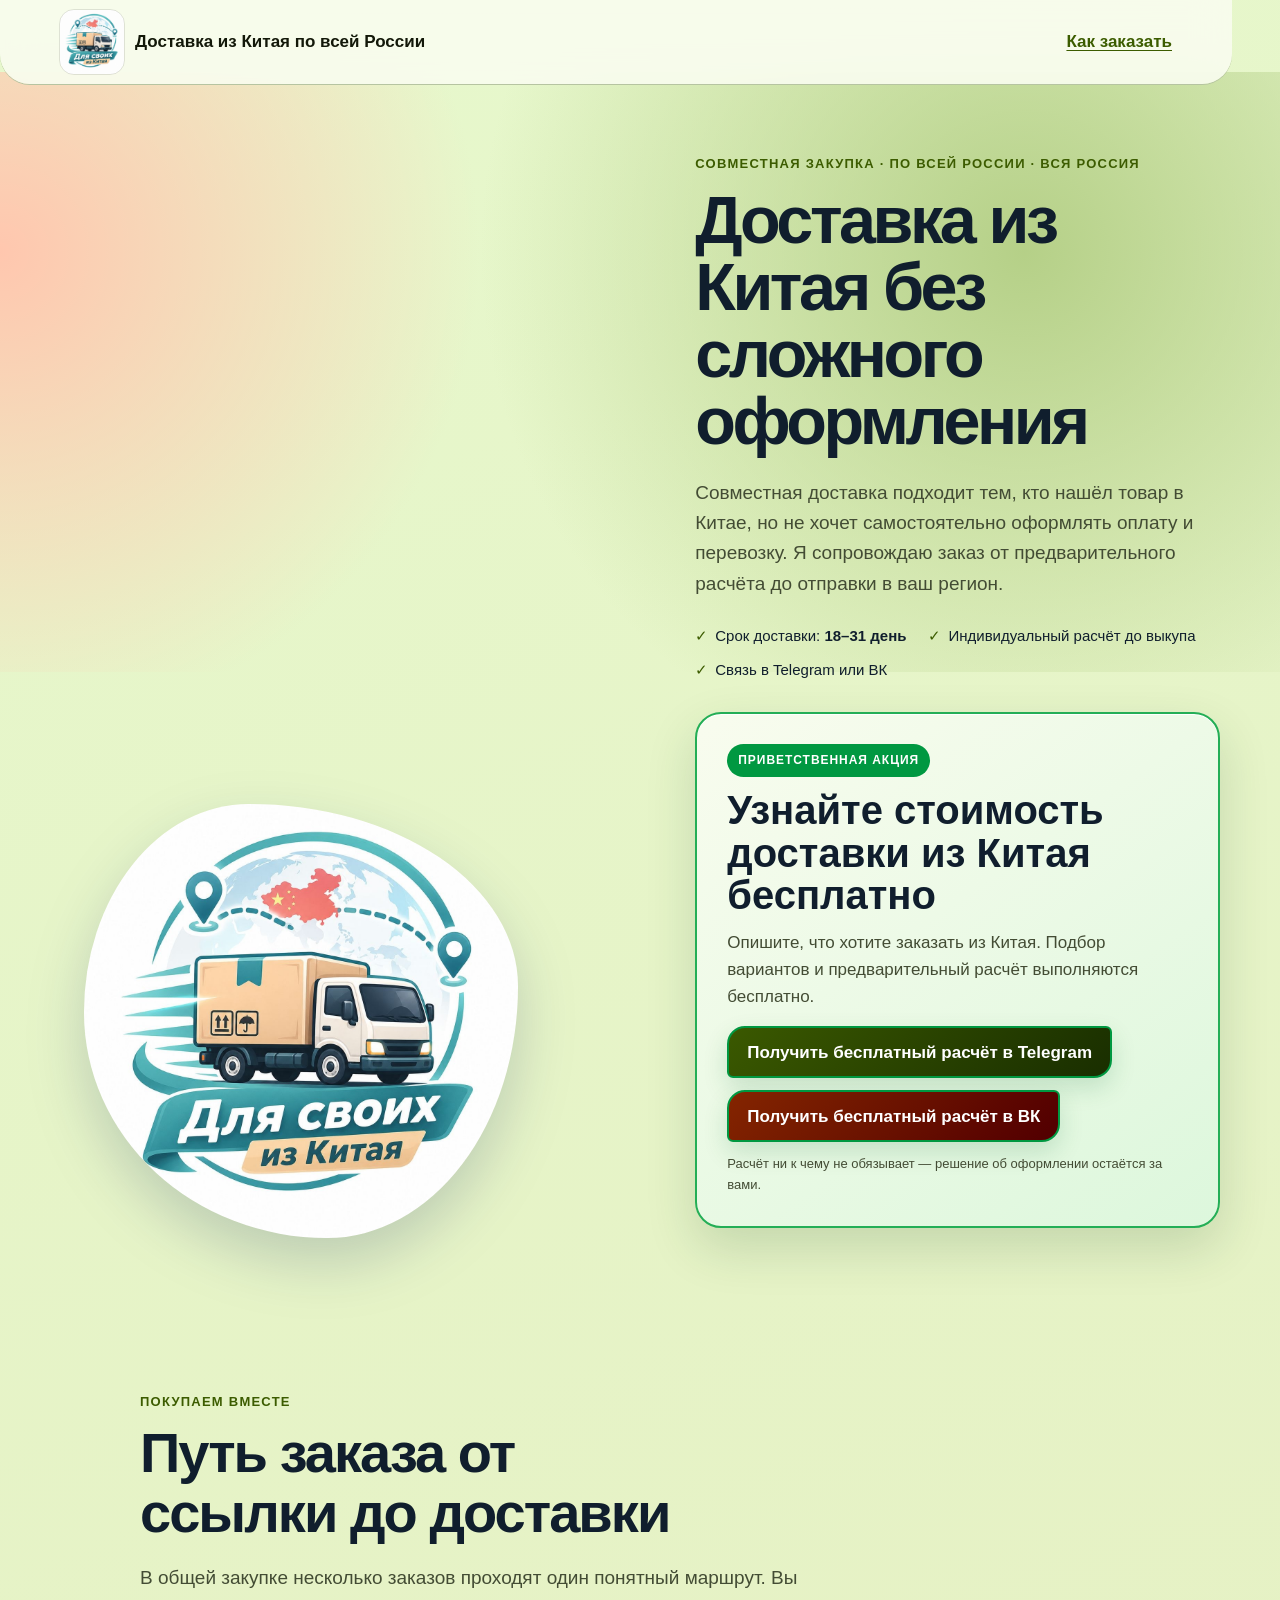
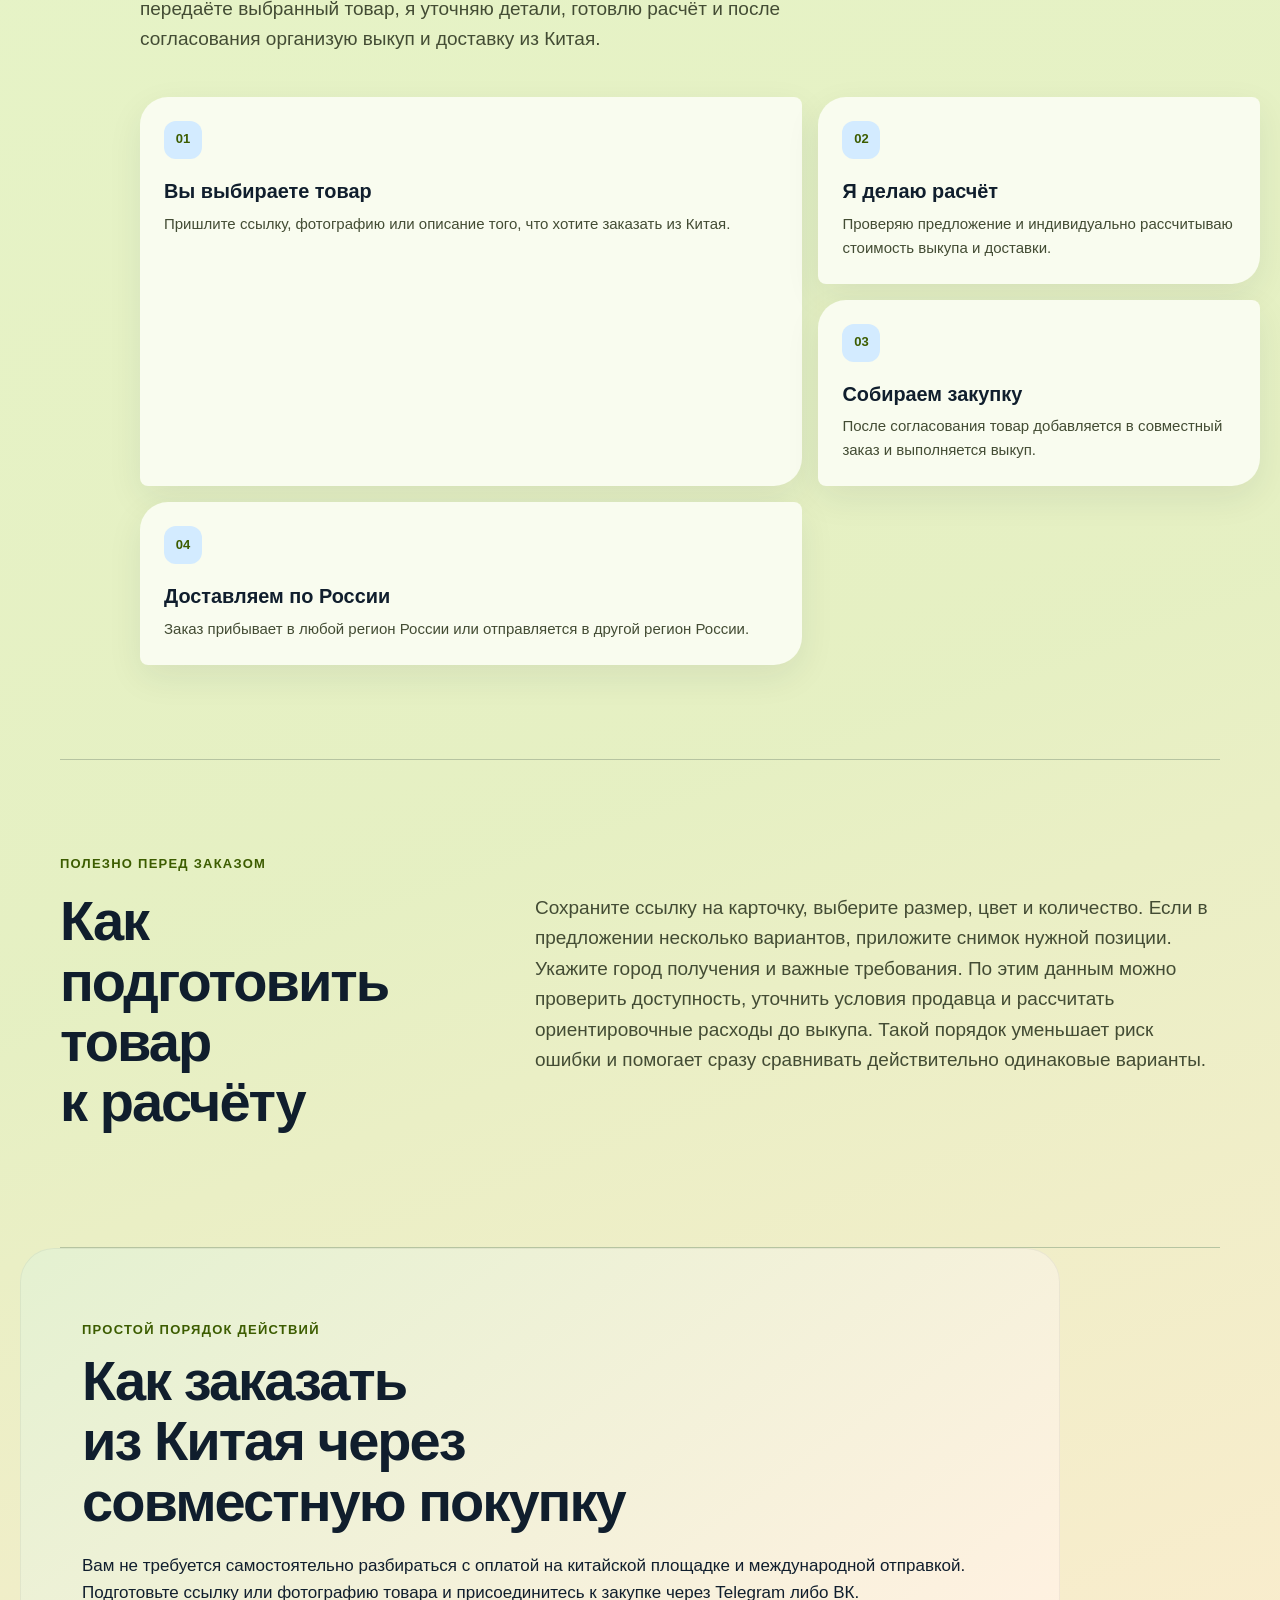
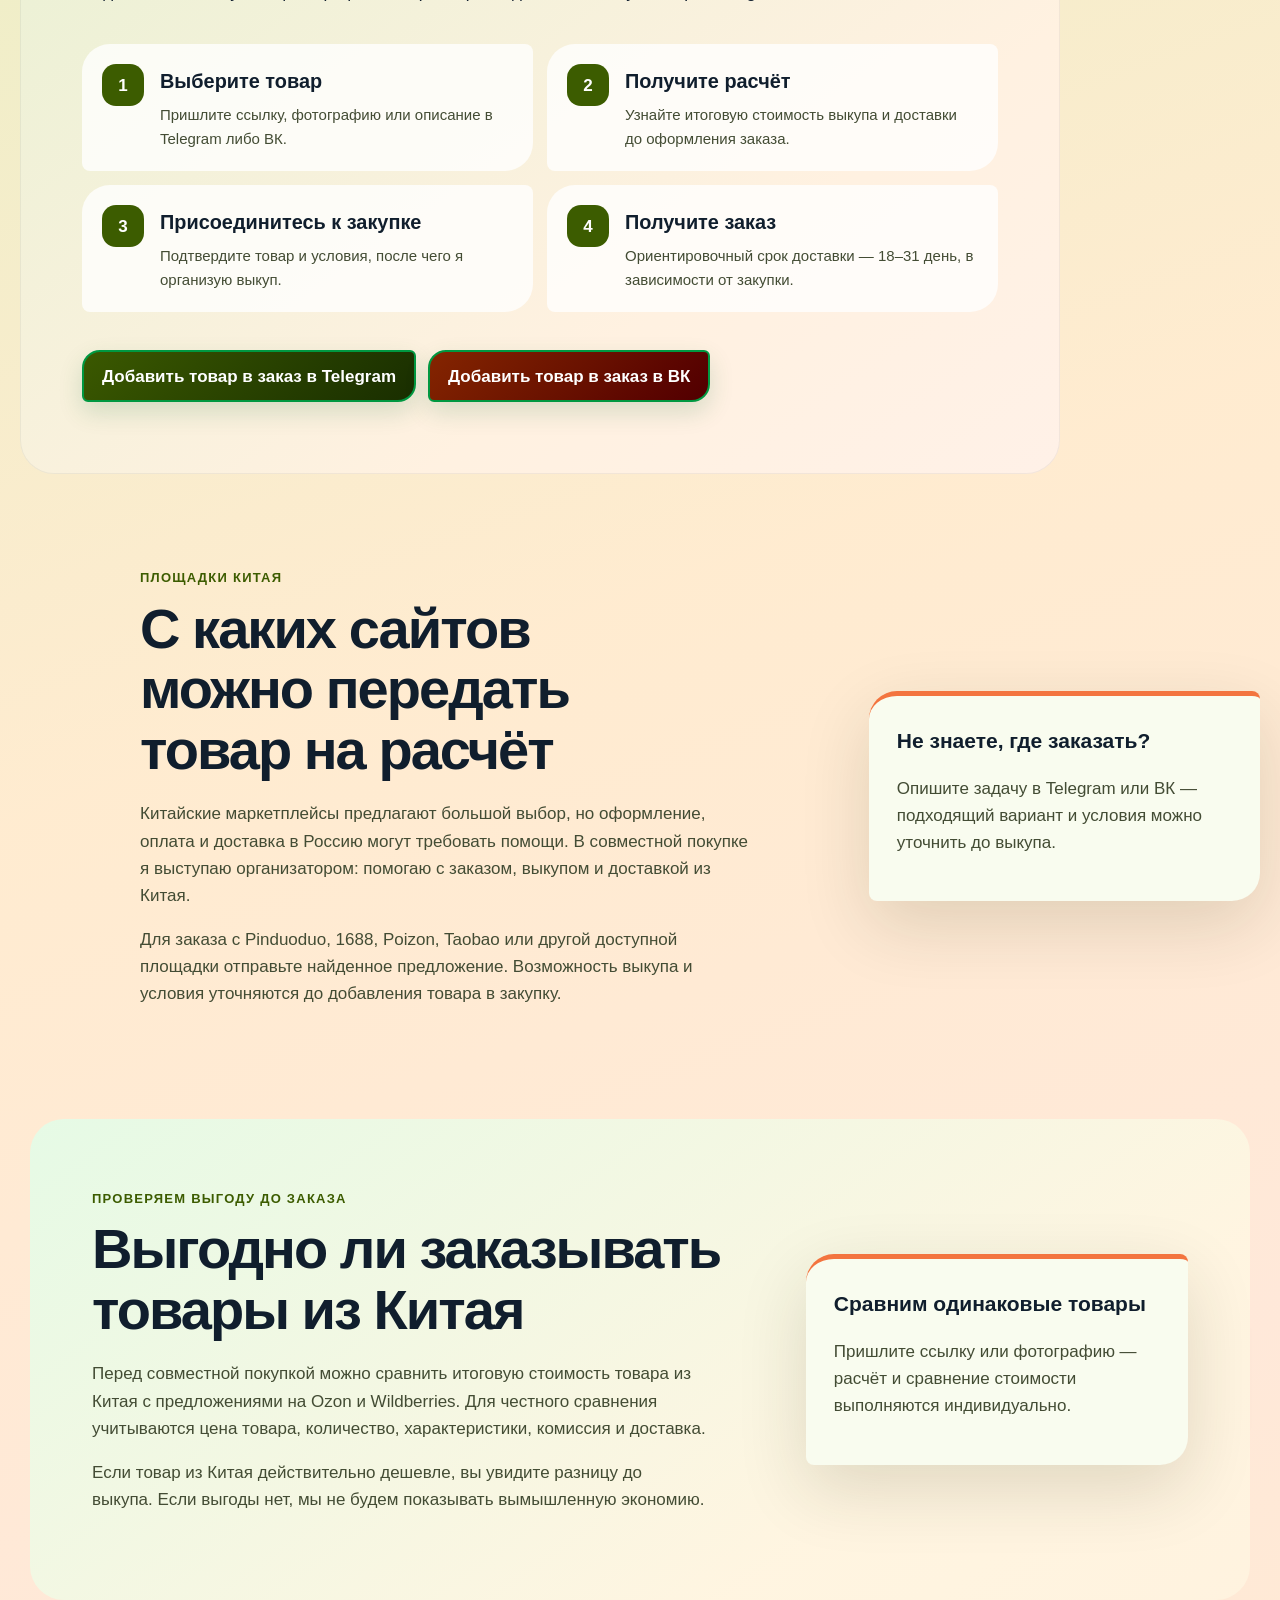
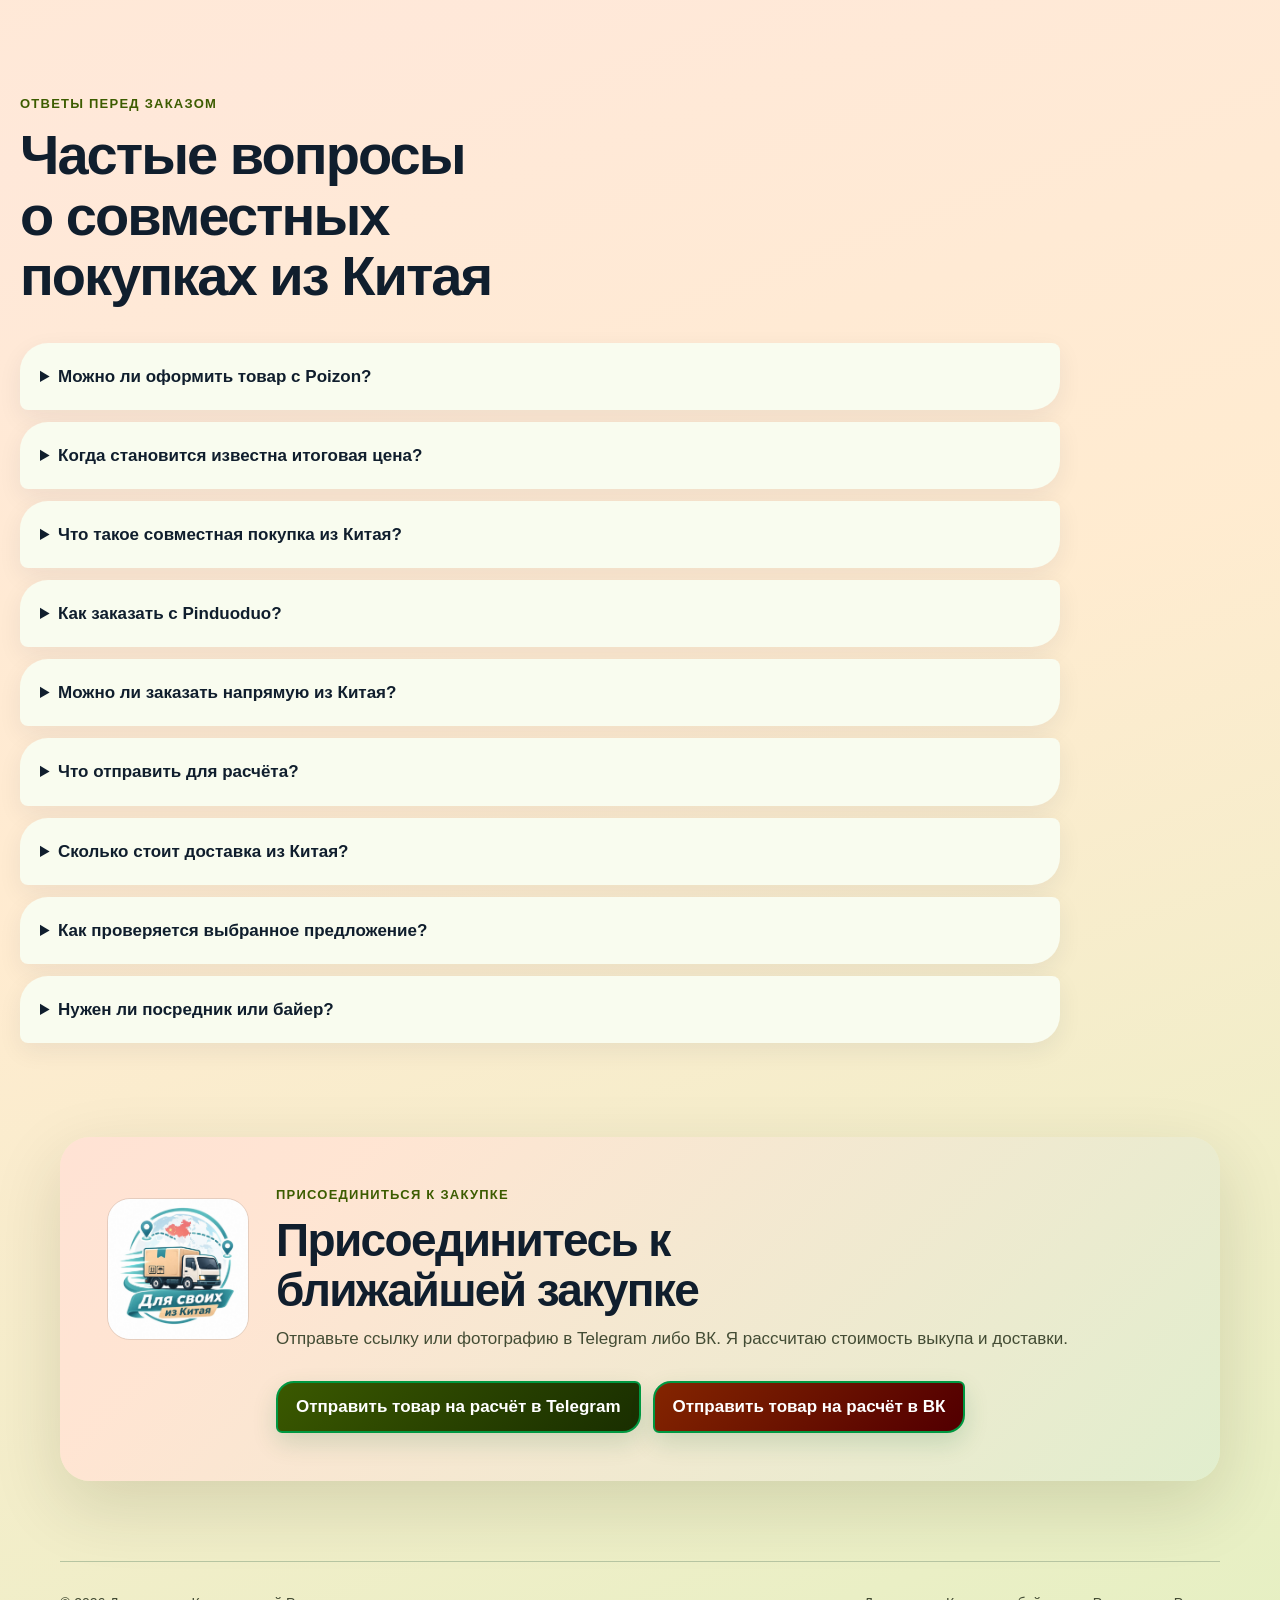
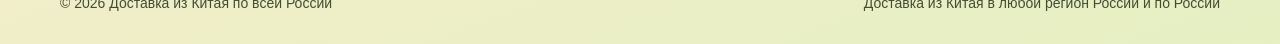
<file: index.html>
<!doctype html>
<html lang="ru">
<head>
  <meta charset="utf-8">
  <meta name="viewport" content="width=device-width, initial-scale=1">
  <title>Доставка из Китая через совместную закупку</title>
  <meta name="description" content="Как заказать товар из Китая с доставкой в любой регион России: пришлите ссылку, получите расчёт и присоединитесь к совместной закупке. Доставка по России.">
  <link rel="canonical" href="https://dostavka-iz-kitaya.vercel.app/">
  <link rel="icon" href="/favicon.ico?v=truck-20260818" type="image/x-icon">
  <meta property="og:type" content="website">
  <meta property="og:title" content="Доставка из Китая для совместных заказов — Доставка из Китая по всей России">
  <meta property="og:description" content="Совместные заказы из Китая: вы выбираете товар — я помогаю с расчётом, выкупом и доставкой в любой регион России и по всей России.">
  <meta property="og:image" content="https://dostavka-iz-kitaya.vercel.app/assets/logo.jpg">
  <meta property="og:url" content="https://dostavka-iz-kitaya.vercel.app/">
  <link rel="stylesheet" href="styles.css?v=5">
  <script type="application/ld+json">{
    "@context":"https://schema.org","@type":"Service","name":"Доставка из Китая",
    "provider":{"@type":"Organization","name":"Доставка из Китая по всей России"},
    "areaServed":["Россия","по всей России"],
    "serviceType":"Совместные покупки, заказ, выкуп и доставка товаров из Китая","url":"https://dostavka-iz-kitaya.vercel.app/"
  }</script>
  <!-- Yandex.Metrika counter -->
  <script type="text/javascript">
    (function(m,e,t,r,i,k,a){
      m[i]=m[i]||function(){(m[i].a=m[i].a||[]).push(arguments)};
      m[i].l=1*new Date();
      for(var j=0;j<document.scripts.length;j++){if(document.scripts[j].src===r)return;}
      k=e.createElement(t),a=e.getElementsByTagName(t)[0],k.async=1,k.src=r;
      k.onerror=function(){if(k.dataset.fallback)return;var f=e.createElement(t);f.async=1;f.dataset.fallback='1';f.src='https://mc.yandex.com/metrika/tag.js?id=111693856';a.parentNode.insertBefore(f,a);};
      a.parentNode.insertBefore(k,a);
    })(window,document,'script','https://mc.yandex.ru/metrika/tag.js?id=111693856','ym');
    ym(111693856,'init',{ssr:true,webvisor:true,clickmap:true,referrer:document.referrer,url:location.href,accurateTrackBounce:true,trackLinks:true});
  </script>
  <!-- /Yandex.Metrika counter -->
</head>
<body data-site-variant="sm117869269" class="profile-1 composition-1 layout-1 visual-palette-10 visual-layout-2 visual-shape-4 visual-pattern-5">
  <!-- Yandex.Metrika noscript -->
  <noscript><div><img src="https://mc.yandex.com/watch/111693856" style="position:absolute;left:-9999px" alt=""></div></noscript>
  <!-- /Yandex.Metrika noscript -->
  <a class="skip-link" href="#content">Перейти к содержанию</a>
  <header class="site-header">
    <a class="brand" href="#top" aria-label="Доставка из Китая по всей России — на главную">
      <img src="assets/logo.jpg" width="64" height="64" alt="Логотип Для своих из Китая">
      <span>Доставка из Китая по всей России</span>
    </a>
    <a class="header-link" href="#how">Как заказать</a>
  </header>

  <main id="content">
    <section class="hero" id="top">
      <div class="hero__copy">
        <p class="eyebrow">Совместная закупка · по всей России · вся Россия</p>
        <h1>Доставка из Китая без сложного оформления</h1>
        <p class="lead">Совместная доставка подходит тем, кто нашёл товар в Китае, но не хочет самостоятельно оформлять оплату и перевозку. Я сопровождаю заказ от предварительного расчёта до отправки в ваш регион.</p>
        <ul class="hero__facts" aria-label="Основные условия">
          <li>Срок доставки: <strong>18–31 день</strong></li>
          <li>Индивидуальный расчёт до выкупа</li>
          <li>Связь в Telegram или ВК</li>
        </ul>
        <aside class="promo" aria-labelledby="promo-title">
          <span class="promo__badge">Приветственная акция</span>
          <h2 id="promo-title">Узнайте стоимость доставки из Китая бесплатно</h2>
          <p>Опишите, что хотите заказать из Китая. Подбор вариантов и предварительный расчёт выполняются бесплатно.</p>
          <div class="cta-row"><a class="cta cta--tg" data-goal="telegram_promo" href="https://t.me/dlyasvoihchina" target="_blank" rel="noopener">Получить бесплатный расчёт в Telegram</a><a class="cta cta--vk" data-goal="vk_promo" href="https://vk.ru/dlyasvoihchina" target="_blank" rel="noopener">Получить бесплатный расчёт в ВК</a></div>
          <small>Расчёт ни к чему не обязывает — решение об оформлении остаётся за вами.</small>
        </aside>
      </div>
      <div class="hero__visual"><img src="assets/logo.jpg?v=truck-logo-20260818" alt="Логотип Для своих из Китая — доставка по всей России"></div>
    </section>

    <section class="section" aria-labelledby="service-title">
      <p class="eyebrow">Покупаем вместе</p>
      <h2 id="service-title">Путь заказа от ссылки до доставки</h2>
      <p class="section__intro">В общей закупке несколько заказов проходят один понятный маршрут. Вы передаёте выбранный товар, я уточняю детали, готовлю расчёт и после согласования организую выкуп и доставку из Китая.</p>
      <div class="feature-grid">
        <article><span>01</span><h3>Вы выбираете товар</h3><p>Пришлите ссылку, фотографию или описание того, что хотите заказать из Китая.</p></article>
        <article><span>02</span><h3>Я делаю расчёт</h3><p>Проверяю предложение и индивидуально рассчитываю стоимость выкупа и доставки.</p></article>
        <article><span>03</span><h3>Собираем закупку</h3><p>После согласования товар добавляется в совместный заказ и выполняется выкуп.</p></article>
        <article><span>04</span><h3>Доставляем по России</h3><p>Заказ прибывает в любой регион России или отправляется в другой регион России.</p></article>
      </div>
    </section>

    <section class="section section--focus" aria-labelledby="focus-title">
      <p class="eyebrow">Полезно перед заказом</p>
      <h2 id="focus-title">Как подготовить товар к расчёту</h2>
      <p class="focus-text">Сохраните ссылку на карточку, выберите размер, цвет и количество. Если в предложении несколько вариантов, приложите снимок нужной позиции. Укажите город получения и важные требования. По этим данным можно проверить доступность, уточнить условия продавца и рассчитать ориентировочные расходы до выкупа. Такой порядок уменьшает риск ошибки и помогает сразу сравнивать действительно одинаковые варианты.</p>
    </section>

    <section class="section section--tint" id="how" aria-labelledby="how-title">
      <div>
        <p class="eyebrow">Простой порядок действий</p>
        <h2 id="how-title">Как заказать из Китая через совместную покупку</h2>
        <p>Вам не требуется самостоятельно разбираться с оплатой на китайской площадке и международной отправкой. Подготовьте ссылку или фотографию товара и присоединитесь к закупке через Telegram либо ВК.</p>
      </div>
      <ol class="steps">
        <li><span>1</span><div><h3>Выберите товар</h3><p>Пришлите ссылку, фотографию или описание в Telegram либо ВК.</p></div></li>
        <li><span>2</span><div><h3>Получите расчёт</h3><p>Узнайте итоговую стоимость выкупа и доставки до оформления заказа.</p></div></li>
        <li><span>3</span><div><h3>Присоединитесь к закупке</h3><p>Подтвердите товар и условия, после чего я организую выкуп.</p></div></li>
        <li><span>4</span><div><h3>Получите заказ</h3><p>Ориентировочный срок доставки — 18–31 день, в зависимости от закупки.</p></div></li>
      </ol>
      <div class="cta-row"><a class="cta cta--tg" data-goal="telegram_how" href="https://t.me/dlyasvoihchina" target="_blank" rel="noopener">Добавить товар в заказ в Telegram</a><a class="cta cta--vk" data-goal="vk_how" href="https://vk.ru/dlyasvoihchina" target="_blank" rel="noopener">Добавить товар в заказ в ВК</a></div>
    </section>

    <section class="section split" aria-labelledby="where-title">
      <div>
        <p class="eyebrow">Площадки Китая</p>
        <h2 id="where-title">С каких сайтов можно передать товар на расчёт</h2>
        <p>Китайские маркетплейсы предлагают большой выбор, но оформление, оплата и доставка в Россию могут требовать помощи. В совместной покупке я выступаю организатором: помогаю с заказом, выкупом и доставкой из Китая.</p>
        <p>Для заказа с Pinduoduo, 1688, Poizon, Taobao или другой доступной площадки отправьте найденное предложение. Возможность выкупа и условия уточняются до добавления товара в закупку.</p>
      </div>
      <aside class="note"><strong>Не знаете, где заказать?</strong><p>Опишите задачу в Telegram или ВК — подходящий вариант и условия можно уточнить до выкупа.</p></aside>
    </section>

    <section class="section split section--comparison" aria-labelledby="comparison-title">
      <div>
        <p class="eyebrow">Проверяем выгоду до заказа</p>
        <h2 id="comparison-title">Выгодно ли заказывать товары из Китая</h2>
        <p>Перед совместной покупкой можно сравнить итоговую стоимость товара из Китая с предложениями на Ozon и Wildberries. Для честного сравнения учитываются цена товара, количество, характеристики, комиссия и доставка.</p>
        <p>Если товар из Китая действительно дешевле, вы увидите разницу до выкупа. Если выгоды нет, мы не будем показывать вымышленную экономию.</p>
      </div>
      <aside class="note"><strong>Сравним одинаковые товары</strong><p>Пришлите ссылку или фотографию — расчёт и сравнение стоимости выполняются индивидуально.</p></aside>
    </section>

    <section class="section" aria-labelledby="faq-title">
      <p class="eyebrow">Ответы перед заказом</p>
      <h2 id="faq-title">Частые вопросы о совместных покупках из Китая</h2>
      <div class="faq">
        <details><summary>Можно ли оформить товар с Poizon?</summary><p>Возможность выкупа проверяется по выбранной позиции. После проверки вы получите индивидуальный расчёт вместе с доставкой.</p></details><details><summary>Когда становится известна итоговая цена?</summary><p>Предварительная итоговая стоимость сообщается после получения ссылки, нужных параметров, количества и города доставки.</p></details><details><summary>Что такое совместная покупка из Китая?</summary><p>Участники передают позиции для общей закупки, а организатор согласует расчёт, выкуп и доставку. Условия каждого товара подтверждаются отдельно.</p></details><details><summary>Как заказать с Pinduoduo?</summary><p>Передайте карточку товара или снимок экрана. До оформления я уточню доступность, параметры, стоимость и возможный маршрут доставки.</p></details><details><summary>Можно ли заказать напрямую из Китая?</summary><p>Если продавец не принимает российскую оплату или не доставляет в Россию, оформить позицию можно через организатора совместной закупки.</p></details><details><summary>Что отправить для расчёта?</summary><p>Достаточно ссылки или фотографии, нужных характеристик, количества и города получения. Уточняющие вопросы задаются в Telegram или ВК.</p></details><details><summary>Сколько стоит доставка из Китая?</summary><p>Цена зависит от веса, объёма, маршрута, города получения и условий продавца. Поэтому расчёт выполняется до выкупа индивидуально.</p></details><details><summary>Как проверяется выбранное предложение?</summary><p>Я сверяю доступные характеристики, количество и условия продавца. Дополнительные фотографии или проверка обсуждаются для конкретного заказа.</p></details><details><summary>Нужен ли посредник или байер?</summary><p>Помощь организатора полезна для оплаты на китайской площадке, согласования позиции и организации перевозки до России.</p></details>
      </div>
    </section>

    <section class="final" id="contact" aria-labelledby="final-title">
      <img src="assets/logo.jpg" width="140" height="140" alt="Логотип Для своих из Китая">
      <div><p class="eyebrow">Присоединиться к закупке</p><h2 id="final-title">Присоединитесь к ближайшей закупке</h2><p>Отправьте ссылку или фотографию в Telegram либо ВК. Я рассчитаю стоимость выкупа и доставки.</p></div>
      <div class="cta-row"><a class="cta cta--tg" data-goal="telegram_final" href="https://t.me/dlyasvoihchina" target="_blank" rel="noopener">Отправить товар на расчёт в Telegram</a><a class="cta cta--vk" data-goal="vk_final" href="https://vk.ru/dlyasvoihchina" target="_blank" rel="noopener">Отправить товар на расчёт в ВК</a></div>
    </section>
  </main>

  <footer><span>© 2026 Доставка из Китая по всей России</span><span>Доставка из Китая в любой регион России и по России</span></footer>
  <script src="script.js?v=5"></script>
</body>
</html>
</file>
<file: styles.css>
:root{--blue:oklch(.48 .24 257);--blue2:oklch(.35 .19 260);--orange:oklch(.7 .2 45);--orange2:oklch(.61 .2 35);--ink:oklch(.23 .035 252);--muted:oklch(.5 .035 252);--bg:oklch(.98 .012 242);--surface:oklch(1 0 0);--line:oklch(.89 .025 245);--shadow:0 24px 70px oklch(.25 .06 250 / .13);font-family:Inter,"Segoe UI",Arial,sans-serif;font-synthesis:none;color:var(--ink)}*{box-sizing:border-box}html{scroll-behavior:smooth}body{margin:0;background:var(--bg);font-size:17px;line-height:1.6;-webkit-font-smoothing:antialiased}a{text-underline-offset:3px}.skip-link{position:fixed;z-index:30;inset:8px auto auto 8px;transform:translateY(-150%);padding:10px 14px;border-radius:10px;background:var(--ink);color:#fff}.skip-link:focus{transform:none}.site-header{position:sticky;top:0;z-index:20;display:flex;align-items:center;justify-content:space-between;gap:20px;min-height:72px;padding:10px max(18px,calc((100% - 1160px)/2));background:oklch(1 0 0 / .88);backdrop-filter:blur(18px);box-shadow:0 1px 0 var(--line)}.brand{display:flex;align-items:center;gap:11px;color:var(--ink);text-decoration:none;font-weight:760}.brand img{border-radius:50%;outline:1px solid oklch(0 0 0 / .1)}.header-link{color:var(--blue2);font-weight:700}.hero,.section,.final,footer{width:min(1160px,calc(100% - 36px));margin-inline:auto}.hero{min-height:680px;display:grid;grid-template-columns:1.08fr .92fr;align-items:center;gap:clamp(30px,6vw,78px);padding-block:70px}.hero:before{content:"";position:absolute;z-index:-1;inset:72px 0 auto 0;height:600px;background:radial-gradient(circle at 80% 30%,oklch(.85 .11 240),transparent 34rem),radial-gradient(circle at 0% 30%,oklch(.93 .08 55),transparent 30rem)}.eyebrow{margin:0;color:var(--blue);font-size:13px;font-weight:800;letter-spacing:.095em;text-transform:uppercase}.hero h1{font-size:clamp(43px,6vw,76px);line-height:1.01;letter-spacing:-.052em;text-wrap:balance;margin:12px 0 22px}.lead,.section__intro{max-width:66ch;color:var(--muted);font-size:19px;text-wrap:pretty}.hero__facts{display:flex;flex-wrap:wrap;gap:10px 22px;padding:0;margin:25px 0;list-style:none;font-size:15px}.hero__facts li:before{content:"✓";color:var(--blue);font-weight:900;margin-right:7px}.hero__visual img{display:block;width:100%;height:auto;border-radius:50%;outline:1px solid oklch(0 0 0 / .1);filter:drop-shadow(0 28px 30px oklch(.25 .12 250 / .22))}.cta-row{display:flex;flex-wrap:wrap;gap:12px;margin-top:28px}.cta{display:inline-flex;align-items:center;justify-content:center;min-height:52px;padding:12px 18px;border-radius:14px;color:white;text-decoration:none;font-weight:760;box-shadow:0 12px 25px oklch(.3 .1 250 / .18);transition-property:scale,box-shadow;transition-duration:150ms}.cta:hover{box-shadow:0 16px 32px oklch(.3 .1 250 / .26)}.cta:active{scale:.96}.cta:focus-visible,summary:focus-visible,a:focus-visible{outline:3px solid oklch(.78 .16 75);outline-offset:3px}.cta--tg{background:linear-gradient(135deg,oklch(.67 .16 230),oklch(.5 .18 242))}.cta--vk{background:linear-gradient(135deg,oklch(.57 .2 257),oklch(.42 .2 262))}.cta--disabled{background:var(--muted)}.section{padding-block:94px}.section h2,.final h2{max-width:22ch;font-size:clamp(34px,4.4vw,56px);line-height:1.08;letter-spacing:-.035em;text-wrap:balance;margin:10px 0 20px}.feature-grid{display:grid;grid-template-columns:repeat(4,1fr);gap:16px;margin-top:42px}.feature-grid article{padding:24px;background:var(--surface);border-radius:20px;box-shadow:0 12px 35px oklch(.3 .04 250 / .08)}.feature-grid span{display:grid;place-items:center;width:38px;height:38px;border-radius:12px;background:oklch(.93 .04 245);color:var(--blue);font-size:13px;font-weight:850}.feature-grid h3{margin:20px 0 8px;line-height:1.25}.feature-grid p{margin:0;color:var(--muted);font-size:15px}.section--tint{width:min(1220px,calc(100% - 24px));padding:72px clamp(18px,5vw,62px);border-radius:34px;background:linear-gradient(145deg,oklch(.96 .04 242),oklch(.98 .025 55));box-shadow:inset 0 0 0 1px oklch(0 0 0 / .05)}.steps{display:grid;grid-template-columns:1fr 1fr;gap:14px;padding:0;margin:38px 0;list-style:none}.steps li{display:flex;gap:16px;padding:20px;background:oklch(1 0 0 / .78);border-radius:18px}.steps>li>span{display:grid;place-items:center;flex:0 0 auto;width:42px;height:42px;border-radius:14px;background:var(--blue);color:white;font-weight:850}.steps h3{margin:2px 0 5px}.steps p{margin:0;color:var(--muted);font-size:15px}.split{display:grid;grid-template-columns:1.25fr .75fr;gap:clamp(30px,6vw,90px);align-items:center}.split p{max-width:65ch;color:var(--muted)}.note{padding:28px;background:var(--surface);border-radius:22px;box-shadow:var(--shadow);border-top:5px solid var(--orange)}.note strong{font-size:21px}.section--dark{width:min(1220px,calc(100% - 24px));display:grid;grid-template-columns:1fr .85fr;gap:50px;align-items:center;padding:70px clamp(18px,5vw,62px);border-radius:34px;background:linear-gradient(145deg,var(--blue2),oklch(.23 .11 257));color:white}.section--dark .eyebrow{color:oklch(.81 .12 225)}.section--dark p{color:oklch(.88 .03 245)}.cost-card{padding:26px;border-radius:22px;background:oklch(1 0 0 / .1);box-shadow:inset 0 0 0 1px oklch(1 0 0 / .15)}.cost-card>span{font-weight:800}.cost-card ul{padding-left:22px}.faq{display:grid;gap:12px;margin-top:36px}.faq details{background:var(--surface);border-radius:16px;padding:0 20px;box-shadow:0 8px 24px oklch(.3 .04 250 / .07)}.faq summary{cursor:pointer;padding:20px 34px 20px 0;font-weight:760}.faq p{margin:0 0 20px;color:var(--muted);max-width:72ch}.final{display:grid;grid-template-columns:auto 1fr;gap:28px;align-items:center;margin-bottom:80px;padding:48px;border-radius:30px;background:linear-gradient(135deg,oklch(.94 .055 55),oklch(.93 .055 235));box-shadow:var(--shadow)}.final>img{border-radius:50%;outline:1px solid oklch(0 0 0 / .1)}.final h2{font-size:clamp(30px,4vw,46px);margin-bottom:10px}.final p:not(.eyebrow){margin:0;color:var(--muted)}.final .cta-row{grid-column:2;margin-top:0}footer{display:flex;justify-content:space-between;gap:20px;padding-block:30px;color:var(--muted);font-size:14px;border-top:1px solid var(--line)}@media(max-width:900px){.hero{grid-template-columns:1fr;min-height:auto}.hero__visual{max-width:560px;margin-inline:auto}.feature-grid{grid-template-columns:1fr 1fr}.split,.section--dark{grid-template-columns:1fr}.final{grid-template-columns:1fr;text-align:center}.final>img{margin:auto}.final .cta-row{grid-column:auto;justify-content:center}}@media(max-width:620px){body{font-size:16px;padding-bottom:76px}.site-header{padding-inline:12px}.brand span{max-width:190px;font-size:14px}.header-link{display:none}.hero,.section{padding-block:58px}.hero h1{font-size:43px}.feature-grid,.steps{grid-template-columns:1fr}.section--tint,.section--dark{border-radius:24px}.cta-row{display:grid}.cta{width:100%}.final{padding:32px 20px}.final .cta-row{position:fixed;z-index:18;inset:auto 0 0 0;display:grid;grid-template-columns:1fr 1fr;gap:8px;padding:8px max(8px,env(safe-area-inset-left)) max(8px,env(safe-area-inset-bottom));background:oklch(1 0 0 / .9);backdrop-filter:blur(16px);box-shadow:0 -8px 30px oklch(.2 .05 250 / .12)}.final .cta{min-height:52px;padding:8px;font-size:14px}footer{display:grid}}@media(prefers-reduced-motion:reduce){html{scroll-behavior:auto}.cta{transition-duration:0s}}

/* Green outlined conversion buttons */
.brand img{flex:0 0 auto;object-fit:contain;border-radius:14px;outline:1px solid oklch(0 0 0 / .1);background:white}
.final>img{object-fit:contain;border-radius:22px;outline:1px solid oklch(0 0 0 / .1);background:white}
body.profile-2 { --blue: oklch(.5 .2 245); --blue2: oklch(.36 .16 248); }
body.profile-3 { --blue: oklch(.48 .18 225); --blue2: oklch(.34 .15 230); }
body.profile-4 { --blue: oklch(.5 .19 270); --blue2: oklch(.35 .17 273); }
body.profile-5 { --blue: oklch(.52 .18 205); --blue2: oklch(.35 .14 210); --orange: oklch(.72 .17 60); }
body.profile-6 { --blue: oklch(.48 .19 285); --blue2: oklch(.34 .16 288); --orange: oklch(.7 .18 35); }
body.profile-7 { --blue: oklch(.5 .17 175); --blue2: oklch(.33 .13 180); --orange: oklch(.72 .18 50); }
body.profile-8 { --blue: oklch(.5 .2 255); --blue2: oklch(.31 .17 258); --orange: oklch(.68 .2 28); }
body.composition-2 { --bg: oklch(.97 .018 75); }
body.composition-2 .site-header { position: relative; width: min(1160px, calc(100% - 36px)); margin: 18px auto 0; border-radius: 18px; }
body.composition-2 .section { padding-block: 76px; }
body.composition-2 .feature-grid article, body.composition-2 .platform-grid article { border-radius: 28px 8px 28px 8px; }
body.composition-2 .section--focus { width: min(1040px, calc(100% - 36px)); border-block: 0; padding: 56px; border-radius: 30px; background: var(--surface); box-shadow: var(--shadow); }
body.composition-2 .faq { grid-template-columns: 1fr 1fr; align-items: start; }
body.composition-3 { --bg: oklch(.965 .018 245); }
body.composition-3 .site-header { background: var(--blue2); color: white; box-shadow: none; }
body.composition-3 .brand, body.composition-3 .header-link { color: white; }
body.composition-3 .hero { min-height: 760px; }
body.composition-3 .feature-grid { gap: 28px; }
body.composition-3 .feature-grid article, body.composition-3 .platform-grid article { border-radius: 6px; border-inline-start: 5px solid var(--blue); box-shadow: none; }
body.composition-3 .section--focus { width: min(1220px, calc(100% - 24px)); padding: 70px clamp(18px, 5vw, 62px); border: 0; border-radius: 8px; background: linear-gradient(135deg, var(--blue2), var(--blue)); color: white; }
body.composition-3 .section--focus .eyebrow, body.composition-3 .section--focus .focus-text { color: white; }
body.composition-3 .final { border-radius: 8px; }
body.profile-2 .hero, body.profile-4 .hero, body.profile-6 .hero, body.profile-8 .hero { grid-template-columns: .86fr 1.14fr; }
body.profile-2 .hero__visual, body.profile-6 .hero__visual { grid-column: 1; grid-row: 1; }
body.profile-2 .hero__copy, body.profile-6 .hero__copy { grid-column: 2; grid-row: 1; }
body.profile-3 .hero, body.profile-7 .hero { grid-template-columns: 1fr; text-align: center; padding-top: 92px; }
body.profile-3 .hero__copy, body.profile-7 .hero__copy { max-width: 900px; margin-inline: auto; }
body.profile-3 .hero__facts, body.profile-3 .cta-row, body.profile-7 .hero__facts, body.profile-7 .cta-row { justify-content: center; }
body.profile-3 .hero__visual img, body.profile-7 .hero__visual img { width: min(72vw, 480px); }
body.profile-4 .feature-grid, body.profile-8 .feature-grid { grid-template-columns: 1fr 1fr; }
body.profile-5 .feature-grid article, body.profile-6 .feature-grid article { border-radius: 8px 26px 8px 26px; }
body.profile-7 .section--tint, body.profile-8 .section--tint { background: linear-gradient(150deg, oklch(.95 .05 165), oklch(.98 .025 70)); }
body.profile-4 .section h2, body.profile-8 .section h2 { max-width: 28ch; }
body.profile-5 .platform-grid, body.profile-7 .platform-grid { grid-template-columns: 1fr 1fr; }
body.profile-6 .section--comparison { background: linear-gradient(145deg, oklch(.95 .04 285), oklch(.98 .03 35)); }
.promo {
  display: grid;
  gap: 12px;
  margin-top: 30px;
  padding: clamp(20px, 3vw, 30px);
  border: 2px solid oklch(.66 .17 150);
  border-radius: 26px;
  background: linear-gradient(145deg, var(--surface), oklch(.95 .045 145));
  box-shadow: 0 20px 50px oklch(.35 .08 150 / .16), inset 0 1px white;
}
.promo__badge {
  justify-self: start;
  padding: 7px 11px;
  border-radius: 999px;
  background: oklch(.59 .17 150);
  color: white;
  font-size: 12px;
  font-weight: 850;
  letter-spacing: .08em;
  text-transform: uppercase;
}
.promo h2 { margin: 0; font-size: clamp(26px, 3.2vw, 40px); line-height: 1.06; }
.promo p { margin: 0; color: var(--muted); font-size: 17px; }
.promo small { color: var(--muted); font-size: 13px; }
.promo .cta-row { margin-top: 4px; }
.cta {
  padding: 10px 18px;
  border: 2px solid oklch(.59 .17 150);
  box-shadow: 0 10px 24px oklch(.46 .12 150 / .16);
  transition-property: scale, box-shadow, background-color, border-color;
}
.cta:hover {
  border-color: oklch(.5 .17 150);
  box-shadow: 0 15px 30px oklch(.46 .12 150 / .24);
}
.cta--tg {
  background: linear-gradient(135deg,oklch(.67 .16 230),oklch(.5 .18 242));
  color: white;
}
.cta--vk {
  background: linear-gradient(135deg,oklch(.57 .2 257),oklch(.42 .2 262));
  color: white;
}
.cta--disabled {
  border-color: oklch(.59 .17 150);
  background: var(--muted);
  color: white;
}

/* Keep the full square site logo visible. */
.hero__visual {
  display: flex;
  align-items: center;
  justify-content: center;
  min-width: 0;
  padding: clamp(8px, 2vw, 24px);
  overflow: visible;
}
.hero__visual img {
  width: min(100%, 560px);
  height: auto;
  border-radius: 0;
  outline: none;
  object-fit: contain;
  filter: drop-shadow(0 24px 28px oklch(.25 .12 250 / .18));
}
@media (max-width: 900px) {
  body.composition-2 .faq { grid-template-columns: 1fr; }
  body.composition-2 .section--focus { padding: 36px 24px; }
  body.profile-2 .hero, body.profile-4 .hero, body.profile-6 .hero, body.profile-8 .hero { grid-template-columns: 1fr; }
  body.profile-2 .hero__visual, body.profile-6 .hero__visual,
  body.profile-2 .hero__copy, body.profile-6 .hero__copy { grid-column: auto; grid-row: auto; }
  .hero__visual img {
    width: min(82vw, 500px);
  }
}
.platform-grid {
  display: grid;
  grid-template-columns: repeat(4, minmax(0, 1fr));
  gap: 16px;
  margin-top: 38px;
}
.platform-grid article {
  padding: 24px;
  border-radius: 20px;
  background: var(--surface);
  box-shadow: 0 12px 35px oklch(.3 .04 250 / .08);
}
.platform-grid article > span {
  display: inline-flex;
  padding: 5px 9px;
  border-radius: 999px;
  background: oklch(.93 .045 245);
  color: var(--blue);
  font-size: 13px;
  font-weight: 800;
}
.platform-grid h3 {
  margin: 18px 0 8px;
  line-height: 1.25;
}
.platform-grid p {
  margin: 0;
  color: var(--muted);
  font-size: 15px;
}
.section--comparison {
  width: min(1220px, calc(100% - 24px));
  padding: 70px clamp(18px, 5vw, 62px);
  border-radius: 34px;
  background: linear-gradient(145deg, oklch(.965 .035 145), oklch(.975 .035 65));
}
.section--focus {
  display: grid;
  grid-template-columns: minmax(220px, .72fr) 1.28fr;
  column-gap: clamp(28px, 7vw, 100px);
  align-items: start;
  border-block: 1px solid var(--line);
}
.section--focus .eyebrow { grid-column: 1 / -1; }
.section--focus h2 { margin-top: 16px; }
.focus-text { margin: 18px 0 0; max-width: 70ch; color: var(--muted); font-size: 19px; }
.section--guide { border-top: 1px solid var(--line); }
.guide-grid { display: grid; grid-template-columns: repeat(2, minmax(0, 1fr)); gap: 18px; margin-top: 28px; }
.guide-grid article { padding: 22px; border: 1px solid var(--line); border-radius: 20px; background: var(--surface); }
.guide-grid h3 { margin: 0 0 10px; font-size: 19px; line-height: 1.25; }
.guide-grid p { margin: 0; color: var(--muted); }
@media (max-width: 900px) {
  .section--focus { grid-template-columns: 1fr; }
  .platform-grid {
    grid-template-columns: 1fr 1fr;
  }
}
@media (max-width: 620px) {
  .guide-grid { grid-template-columns: 1fr; }
  .platform-grid {
    grid-template-columns: 1fr;
  }
  .section--comparison {
    border-radius: 24px;
  }
}

/* Архитектура: асимметричный журнал */
.site-header{width:min(1320px,calc(100% - 48px));border-radius:0 0 30px 30px}
.hero{grid-template-columns:minmax(0,1.35fr) minmax(300px,.65fr);gap:7vw;min-height:680px}
.hero__copy{padding-inline-start:clamp(0px,5vw,70px)}
.hero__visual{align-self:end;transform:translateY(34px)}
.section:nth-of-type(3n+1){width:min(1040px,calc(100% - 40px));margin-inline-start:max(20px,calc((100% - 1240px)/2))}
.section:nth-of-type(3n+2){width:min(1120px,calc(100% - 40px));margin-inline-end:max(20px,calc((100% - 1240px)/2))}
.feature-grid{grid-template-columns:1.2fr .8fr}.feature-grid article:first-child{grid-row:span 2}
.platform-grid{display:flex;overflow-x:auto}.platform-grid article{min-width:min(330px,80vw)}
.steps{grid-template-columns:repeat(2,1fr)}.final{grid-template-columns:auto 1fr;align-items:center}.final .cta-row{grid-column:2}

/* Индивидуальный визуальный профиль */
body.visual-palette-10 {
  --blue: oklch(.43 .16 125);
  --blue2: oklch(.29 .13 125);
  --orange: oklch(.7 .17 42);
  --orange2: oklch(.58 .17 42);
  --ink: oklch(.2 .03 125);
  --muted: oklch(.4 .04 125);
  --bg: oklch(0.935 0.06 118);
  --surface: oklch(.985 .018 118);
  --line: oklch(.8 .05 125);
  --shadow: 0 24px 70px oklch(.28 .06 125 / .14);
  background: linear-gradient(160deg,oklch(0.9550000000000001 0.06 125),var(--bg) 38%,oklch(0.9600000000000001 0.048 42) 72%,var(--bg));
  background-size: auto;
}
body.visual-shape-4 .feature-grid article,
body.visual-shape-4 .platform-grid article,
body.visual-shape-4 .steps li,
body.visual-shape-4 .faq details,
body.visual-shape-4 .note,
body.visual-shape-4 .cost-card,
body.visual-shape-4 .guide-grid article { border-radius: 28px 8px 28px 8px; }
body.visual-shape-4 .cta { border-radius: 18px 6px 18px 6px; }
body.visual-shape-4 .hero__visual img { border-radius: 38% 62% 44% 56% / 48% 42% 58% 52%; }
body.visual-layout-1 .hero { grid-template-columns: 1.08fr .92fr; }
body.visual-layout-2 .hero { grid-template-columns: .9fr 1.1fr; }
body.visual-layout-2 .hero__visual { order: -1; }
body.visual-layout-2 .hero h1 { font-size: clamp(40px,5.2vw,68px); }
body.visual-layout-3 .hero { grid-template-columns: 1fr; text-align: center; max-width: 940px; }
body.visual-layout-3 .hero__visual { max-width: 620px; margin-inline: auto; }
body.visual-layout-3 .hero .cta-row, body.visual-layout-3 .hero__facts { justify-content: center; }
body.visual-layout-3 .lead { margin-inline: auto; }
body.visual-layout-4 .hero { min-height: auto; margin-block: 48px; padding: clamp(28px,5vw,68px); border-radius: 42px; background: var(--surface); box-shadow: var(--shadow); }
body.visual-layout-4 .hero__visual img { transform: rotate(-2deg); }
body.visual-layout-4 .feature-grid { grid-template-columns: repeat(2,minmax(0,1fr)); }
body.visual-layout-5 .hero { grid-template-columns: minmax(0,.72fr) minmax(420px,1.28fr); }
body.visual-layout-5 .hero h1 { max-width: 12ch; font-size: clamp(44px,6.8vw,82px); }
body.visual-layout-5 .section:nth-of-type(even) h2 { margin-inline-start: auto; text-align: end; }
body.visual-layout-6 .hero { min-height: 520px; grid-template-columns: 1.25fr .75fr; }
body.visual-layout-6 .hero__visual { max-width: 430px; justify-self: end; }
body.visual-layout-6 .hero h1 { font-size: clamp(42px,5vw,64px); }
body.visual-layout-6 .section--tint, body.visual-layout-6 .section--comparison { width: min(1160px,calc(100% - 36px)); }
body.visual-palette-10 .eyebrow,
body.visual-palette-10 .header-link,
body.visual-palette-10 .hero__facts li:before { color: var(--blue); }
body.visual-palette-10 .section--tint { background: linear-gradient(145deg,oklch(.94 .045 125),oklch(.975 .03 42)); }
body.visual-palette-10 .final { background: linear-gradient(135deg,oklch(.94 .045 42),oklch(.93 .045 125)); }
body.visual-palette-10 .section--dark { background: linear-gradient(145deg,var(--blue2),oklch(.2 .08 125)); }
body.visual-palette-10 .site-header { background: oklch(.985 .018 118 / .9); }
body.visual-palette-10 .hero:before { background: radial-gradient(circle at 80% 30%,oklch(.82 .1 125),transparent 34rem),radial-gradient(circle at 0% 30%,oklch(.88 .08 42),transparent 30rem); }
body.visual-palette-10 .cta--tg { background: linear-gradient(135deg,oklch(.42 .15 125),oklch(.27 .12 125)); }
body.visual-palette-10 .cta--vk { background: linear-gradient(135deg,oklch(.41 .14 42),oklch(.27 .12 42)); }
@media(max-width:900px) {
  body.visual-layout-2 .hero, body.visual-layout-4 .hero, body.visual-layout-5 .hero, body.visual-layout-6 .hero { grid-template-columns: 1fr; }
  body.visual-layout-2 .hero__visual { order: initial; }
  body.visual-layout-5 .hero h1 { max-width: none; }
  body.visual-layout-5 .section:nth-of-type(even) h2 { margin-inline-start: 0; text-align: start; }
}
@media(max-width:620px) { body.visual-layout-4 .feature-grid { grid-template-columns: 1fr; } }




/* SiteMaster mobile safety v1 */
@media(max-width:620px){
  html,body{max-width:100%;overflow-x:hidden}
  .site-header,.hero,.section,.section--tint,.section--dark,.section--comparison,.final,footer{width:100%;max-width:100%;margin-inline:0;transform:none}
  .site-header{border-radius:0;padding-inline:12px}
  .hero{grid-template-columns:minmax(0,1fr)!important;gap:28px;min-height:auto;padding:52px 24px!important}
  .hero__copy{min-width:0;padding-inline:0!important}
  .hero__visual{order:initial;min-width:0;max-width:100%;margin-inline:auto;transform:none!important}
  .hero h1{max-width:100%!important;font-size:clamp(38px,12vw,52px)!important;overflow-wrap:anywhere}
  .lead,.section__intro{max-width:100%;font-size:17px}
  .section,.section--tint,.section--dark,.section--comparison{padding:56px 24px!important;border-radius:0}
  .feature-grid,.steps,.split,.platform-grid,.faq,.final{grid-template-columns:minmax(0,1fr)!important}
  .feature-grid,.platform-grid{display:grid;overflow:visible}
  .feature-grid article,.platform-grid article{min-width:0}
  .steps li{margin-inline:0!important}
  .section h2,.final h2{max-width:100%;font-size:clamp(31px,9vw,42px);overflow-wrap:anywhere}
  .final{padding:36px 24px!important;text-align:start}
  .final .cta-row{grid-column:auto}
  img{max-width:100%;height:auto}
}
</file>
